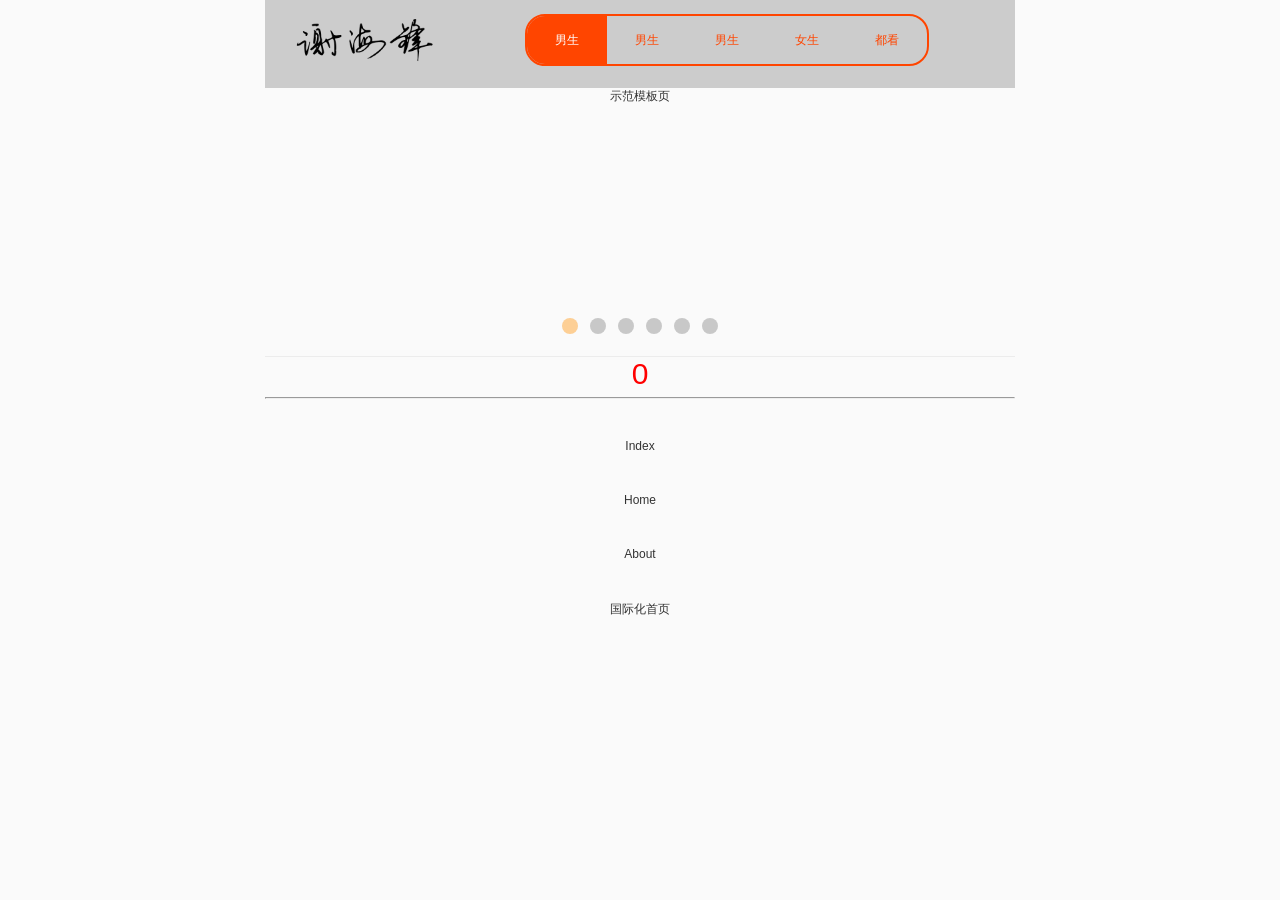
<file: myAppInternationalization/index.html>
<!DOCTYPE html><html lang=en><head><meta charset=utf-8><meta http-equiv=X-UA-Compatible content="IE=edge"><meta name=viewport content="width=device-width,initial-scale=1"><link rel=icon href=favicon.ico><title>myApp</title><link href=css/about.65be77e8.css rel=prefetch><link href=js/about.25f4f6c8.js rel=prefetch><link href=css/app.af0493c1.css rel=preload as=style><link href=css/chunk-vendors.02cd5626.css rel=preload as=style><link href=js/app.5a05e59d.js rel=preload as=script><link href=js/chunk-vendors.929adc8b.js rel=preload as=script><link href=css/chunk-vendors.02cd5626.css rel=stylesheet><link href=css/app.af0493c1.css rel=stylesheet></head><body><noscript><strong>We're sorry but myApp doesn't work properly without JavaScript enabled. Please enable it to continue.</strong></noscript><div id=app></div><script src=js/chunk-vendors.929adc8b.js></script><script src=js/app.5a05e59d.js></script></body></html>
</file>
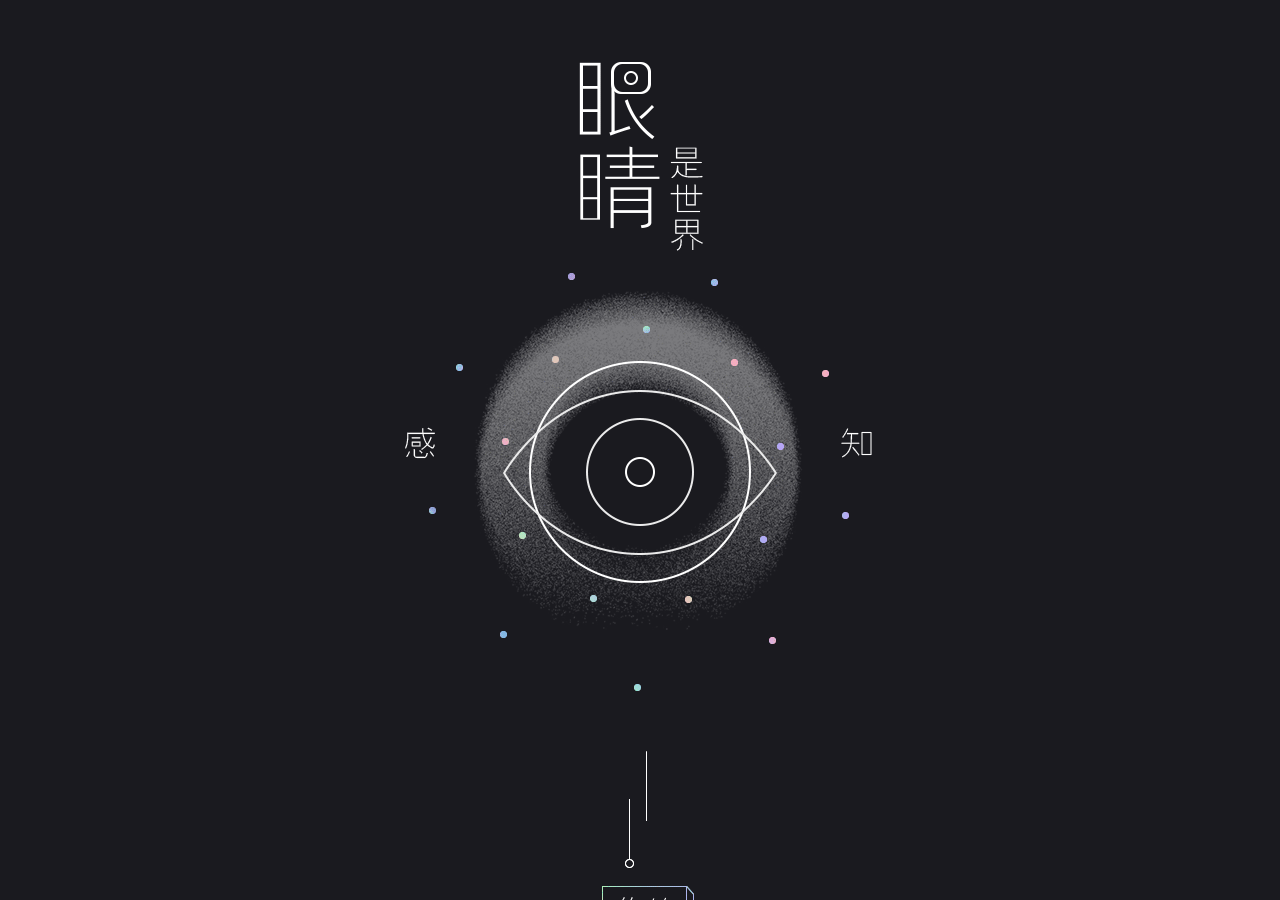
<file: H5/miomi/index.html>
<!DOCTYPE html>
<html>
<head>
    <meta charset="utf-8">
    <meta name="viewport" content="initial-scale=1.0, maximum-scale=1.0, user-scalable=no" />
    <title>miomi品牌发布会邀请函 | 一片美瞳的艺术之旅</title>
    <meta name="Description" content="miomi品牌发布会邀请函 | 一片美瞳的艺术之旅,3月10日和miomi一起拒绝平庸，见证更美花色"/>
    <meta name="author" content="谢海锋wxName saNaigets,wxCount fenggea520"/>
    <link rel="stylesheet" href="css/reset.css" />
    <script src="js/jquery.min.js" type="text/javascript" charset="utf-8"></script>
    <script src="js/touch.js" type="text/javascript" charset="utf-8"></script>
   	<script src="js/rem6.js" type="text/javascript" charset="utf-8"></script>
    <style type="text/css">
    html,body{width:100%;height:100%}body{background:#1a1a1f;max-width:750px;height:100%;overflow:hidden;margin:0 auto}.page{width:100%;height:100%;position:relative;overflow:hidden;margin:0;padding:0}img{display:block;outline:none;max-width:100%;margin:0 auto;padding:0;height:auto;overflow:hidden}.start{width:0.8rem;height:1.8rem;background:transparent;margin:0 auto;position:absolute;top:3.7rem;left:0;right:0}.cover{position:absolute;top:0;left:0;right:0;width:100%;height:100%;z-index:10;background:rgba(0,0,0,0.6)}.step2-font{position:absolute;top:0;left:0;right:0;z-index:1}.step2-ts,.step3-ts,.step4-ts,.step5-ts{position:absolute;top:0;left:0;right:0;z-index:11}.act-ball{width:0.64rem;position:absolute;top:2.55rem;right:0.9rem;z-index:9}.ani-up{-webkit-animation:up 12s linear 0s 1;animation:up 12s linear 0s 1;-webkit-animation-fill-mode:forwards;animation-fill-mode:forwards}@-webkit-keyframes up{from{top:2.55rem;right:0.9rem}to{top:-5.3rem;right:0.55rem}}@keyframes up{from{top:2.55rem;right:0.9rem}to{top:-5.3rem;right:0.55rem}}.next{position:absolute;top:5.2rem;left:0;right:0;margin:0 auto;width:0.755rem;height:0.47rem;background-image:url("img/next.gif");background-size:cover;background-size:100% 100% !important;z-index:8}.step3-font{position:absolute;top:0;left:0;right:0}.step3-boat{position:absolute;top:2.28rem;left:1.24rem;width:0.35rem;height:0.44rem}.ani-boat{-webkit-animation:boat 5s linear 1s 1;animation:boat 5s linear 1s 1;-webkit-animation-fill-mode:forwards;animation-fill-mode:forwards}@-webkit-keyframes boat{from{top:2.28rem;left:1.24rem}to{top:2.8rem;left:1.7rem}}@keyframes boat{from{top:2.28rem;left:1.24rem}to{top:2.8rem;left:1.7rem}}.step4-font{position:absolute;top:0;left:0;right:0;z-index:8}.step4-view{position:absolute;top:50%;left:50%;width:11.25rem;height:18.27rem;margin-left:-5.625rem;margin-top:-9.135rem;background-image:url("./img/3tuteng_3.png");background-size:cover;background-size:100% 100% !important}.step5-font{position:absolute;top:0;left:0;right:0;z-index:8}.step5-jg{position:absolute;top:0;left:-100%;z-index:2}.ani-toRight{-webkit-animation:toRight 2s linear 0s 1;animation:toRight 2s linear 0s 1;-webkit-animation-fill-mode:forwards;animation-fill-mode:forwards}@-webkit-keyframes toRight{from{left:-100%;opacity:0}to{left:0;opacity:1}}@keyframes toRight{from{left:-100%;opacity:0}to{left:0;opacity:1}}.end-ball{position:absolute;top:5.2rem;left:0;right:0;margin:0 auto;width:0.43rem;height:0.25rem;z-index:1}.preload{background-image:url("./img/3tuteng_3.png");background-size:100% 100% !important}.loading{background-image:url("./img/loading.gif");background-size:cover;background-size:100% 100% !important}    	
    </style>
</head>
<body>
	<div class="page loading"></div>
	<h1 style="display: none;">miomi 拒绝平庸·我要更美花色<div class="preload"></div></h1>
	<audio id="audio" loop  src=""></audio>
	<div class="page step1 none">
		<img src="./img/index.gif" />
		<div class="start"></div>
	</div>
	<div class="page step2 none">
		<img src="./img/1secai_1.gif" />
		<img src="./img/1secai_2.png" alt="文字" class="step2-font" />
		<div class="cover step2-hook"></div>
		<img src="./img/1secai_4.png" class="step2-ts step2-hook"  />
		<img src="./img/1secai_3.png" class="act-ball" id="act-ball" />
		<div class="next step2-next-hook"></div>
	</div>
	<div class="page step3 none">
		<img src="./img/2hudu_1.jpg" alt="湖面" />
		<img src="./img/2hudu_2.png" alt="文字" class="step3-font">
		<img src="./img/2hudu_3.png" alt="小船" class="step3-boat" />
		<div class="cover step3-hook"></div>
		<img src="./img/2hudu_4.png" class="step3-ts step3-hook"  />
		<div class="next step3-next-hook"></div>
	</div>
	<div class="page step4 none">
		<div title="视图" class="step4-view" id="step4-view"></div>
		<img src="./img/3tuteng_1.jpg" alt="图腾" />
		<img src="./img/3tuteng_2.png" alt="文字" class="step4-font" id="step4-font">
		
		<div class="cover step4-hook"></div>
		<img src="./img/3tuteng_4.png" class="step4-ts step4-hook"  />
		<div class="next step4-next-hook"></div>
	</div>
	<div class="page step5 none">
		<img src="./img/4jiguang_1.jpg" alt="冰岛" class="step5-jggif" />
		<img src="./img/4jiguang_2.png" alt="文字" class="step5-font">
		<div class="cover step5-hook"></div>
		<img src="./img/4xiantiao_4.png" class="step5-ts step5-hook"  />
		<img src="./img/4jiguang_3.png" alt="极光" class="step5-jg none"/>
		<div class="next step5-next-hook"></div>		
	</div>
	<div class="page step6 none">
		<img src="./img/5shangpinjieshao.gif" alt="商品展示" />
		<div class="next step6-next-hook"></div>
	</div>
	<div class="page stepEnd none">
		<img src="./img/yaoqing_1.gif" alt="邀请函" />
		<img src="./img/yaoqing_xq.gif" alt="星球" class="end-ball" />
	</div>
	<script type="text/javascript">
		$(function(){loadImage("./img/1secai_1.gif",pageok);function pageok(){console.log("pageok");$(".loading").addClass("none");$(".step1").removeClass("none")}function imgok(){console.log("imgok")}$(".start").on("tap",function(){$(".step1").addClass("none");$(".step2").removeClass("none");changeBg("./audio/bg-airball.mp3");window._time=setTimeout('$(".step2-hook").addClass("none")',3000)});$(".step2-hook").on("tap",function(){$(".step2-hook").addClass("none")});touch.on('#act-ball','touchstart',function(ev){ev.preventDefault()});var d1x,d1y;touch.on('#act-ball','drag',function(ev){d1x=d1x||0;d1y=d1y||0;var off1x=d1x+ev.x+"px";var off1y=d1y+ev.y+"px";this.style.webkitTransform="translate3d("+off1x+","+off1y+",0)"});touch.on('#act-ball','dragend',function(ev){d1x+=ev.x;d1y+=ev.y;window._time=setTimeout(function(){$(".act-ball").addClass("ani-up")},500)});$(".step2-next-hook").on("tap",function(){changeBg("./audio/bg-wave.mp3");$(".step2").addClass("none");$(".step3").removeClass("none")});touch.on('.step3-hook','touchstart',function(ev){$(".step3-hook").addClass("none");ev.preventDefault()});window.boatMove=false;touch.on(".step3-boat","swipe",fn);function fn(event){if($(".step3-hook").css("display")=="block"){return}else{if(window.boatMove){return}if(event.x>0&&event.y>0){window.boatMove=true;$(".step3-boat").addClass("ani-boat")}}loadImage("./img/3tuteng_3.png",imgok)}$(".step3-next-hook").on("tap",function(){changeBg("./audio/bg-honor.mp3");$(".step3").addClass("none");$(".step4").removeClass("none")});touch.on('.step4-hook','touchstart',function(ev){loadImage("./img/4jiguang_1gif.gif",imgok);$('.step4-hook').addClass("none");ev.preventDefault()});touch.on('#step4-font','touchstart',function(ev){ev.preventDefault()});var step4View=document.getElementById("step4-font");var dx,dy;touch.on('#step4-font','drag',function(ev){dx=dx||0;dy=dy||0;var offx=dx+ev.x+"px";var offy=dy+ev.y+"px";var distx=dx+ev.x;var disty=dy+ev.y;if(distx>150||distx<-150){return}if(disty>150||disty<-150){return}$('#step4-view').get(0).style.webkitTransform="translate3d("+offx+","+offy+",0)";});touch.on('#step4-font','dragend',function(ev){dx+=ev.x;dy+=ev.y;});$(".step4-next-hook").on("tap",function(){changeBg("./audio/bg-iceload.mp3");$(".step4").addClass("none");$(".step5").removeClass("none")});var w=205;var tw=$(".step5").get(0).offsetWidth;var lf=document.getElementsByClassName("step5-hook")[1].offsetLeft;var rt=tw-w-lf;touch.on('.step5-hook','touchstart',function(ev){ev.preventDefault()});touch.on(".step5-hook",'swiperight',function(ev){$(".step5-jggif").attr("src","./img/4jiguang_1gif.gif");$(".step5-hook").addClass("none");$(".step5-jg").removeClass("none")});$(".step5-next-hook").on("tap",function(){if(audio.paused){return}else{audio.pause()}$(".step5").addClass("none");$(".step6").removeClass("none")});$(".step6-next-hook").on("tap",function(){$(".step6").addClass("none");$(".stepEnd").removeClass("none")});audio.volume=0.2;function changeBg(val){console.log(audio.paused);if(audio.paused){audio.src=val;audio.play()}else{audio.pause();audio.src=val;audio.play()}}function loadImage(url,callback){var img=new Image();img.src=url;if(img.complete){callback.call(img);return;}img.onload=function(){callback.call(img);}}});
	</script>
</body>
</html>
</file>
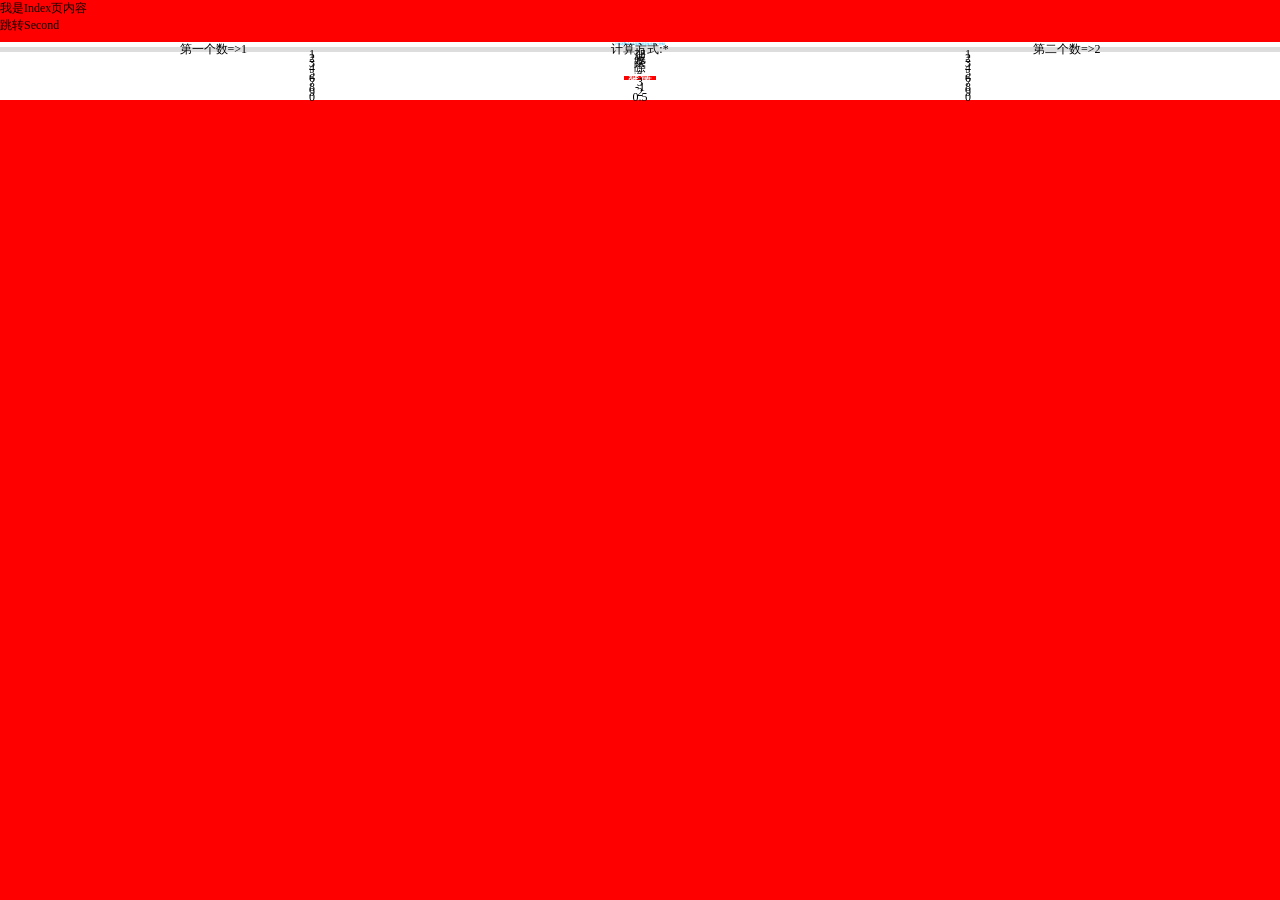
<file: reactProject/xhfReduxDemo/index.html>
<!DOCTYPE html>
<html lang="en">
<head>
    <meta charset="UTF-8">
    <title>XHF-react--redux-webpack-demo</title>
    <meta name="viewport" content="width=device-width,initial-scale=1,minimum-scale=1,maximum-scale=1,user-scalable=no,minimal-ui" />
	<script src="https://static.cdn.icaibei.net/static/common/js/rem6.js" charset="utf-8"></script>
	<link rel="stylesheet" href="dist/main.css">
    <!--<script src="src/react.min.js"></script>-->
    <!--[if lt IE 9]>
    <script>
        (function(){
            var ef = function(){};
            window.console = window.console || {log:ef,warn:ef,error:ef,dir:ef};
        }());
    </script>
    <script src="//cdnjs.cloudflare.com/ajax/libs/html5shiv/3.7.2/html5shiv.min.js"></script>
    <script src="//cdnjs.cloudflare.com/ajax/libs/html5shiv/3.7.2/html5shiv-printshiv.min.js"></script>
    <script src="//cdnjs.cloudflare.com/ajax/libs/es5-shim/3.4.0/es5-shim.js"></script>
    <script src="//cdnjs.cloudflare.com/ajax/libs/es5-shim/3.4.0/es5-sham.js"></script>
    <![endif]-->
</head>
<body>
    <div id="app"></div>	
    <script type="text/javascript" src="dist/vendor.js"></script>
    <script type="text/javascript" src="dist/reduxBundle.js"></script>
</body>
</html>
</file>
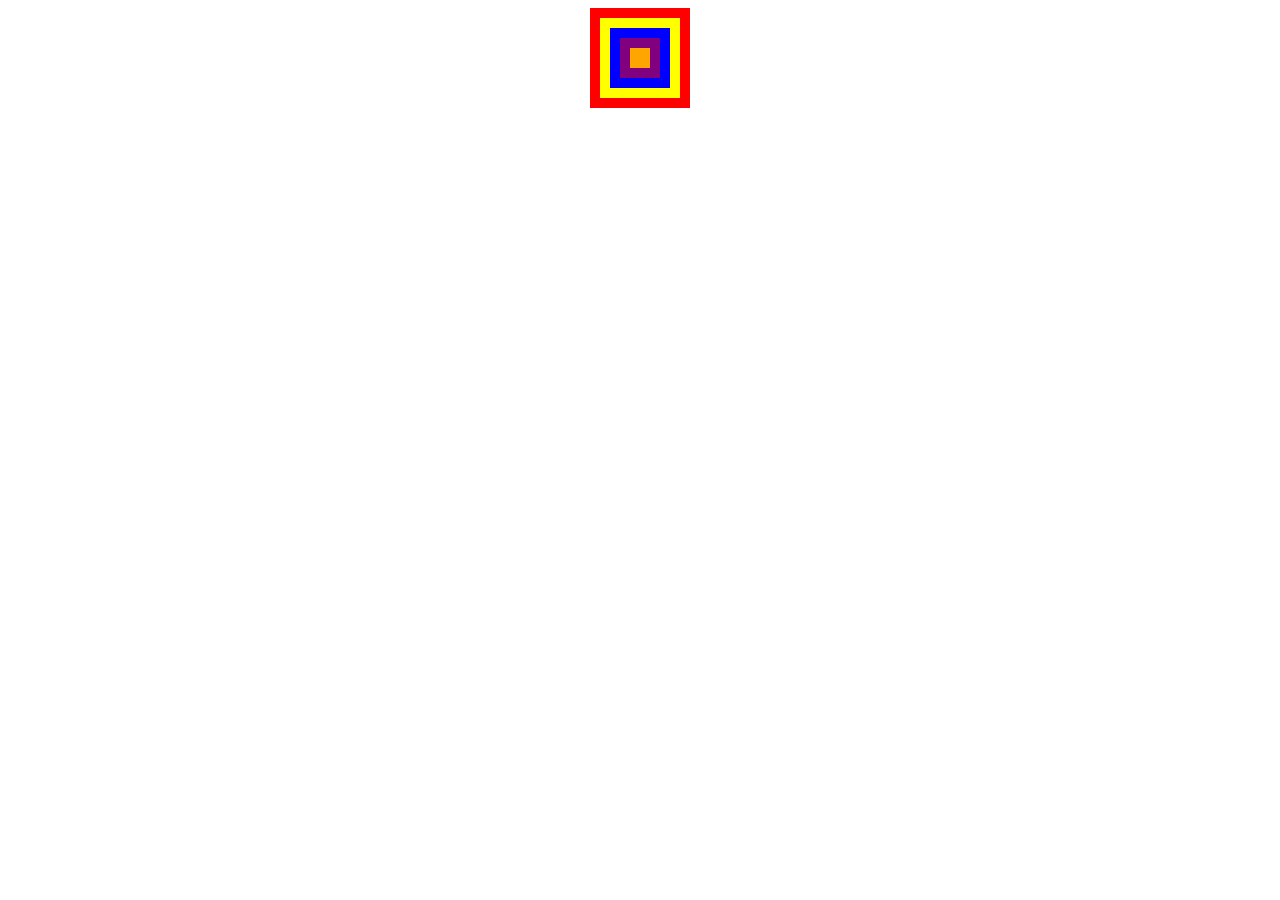
<file: H5/center.html>
<!DOCTYPE html>
<html>
	<head>
		<meta charset="UTF-8">
		<title>简单展示常用居中几种情况</title>
	</head>
	<body>
		<!--css3居中--父子高度都不需要知道-->
<div style="position: relative;height: 100px;width: 100px;overflow:hidden;background: red;margin: 0 auto;color: #333;">
    <!--定位居中--需要知道子高度-->
    <div style="background: yellow;width: 80px;height: 80px;overflow:hidden;position: relative;margin: 0 auto;transform: translateY(-50%);top: 50%;">
        <!--flex盒模型居中--不需要知道高度-->
        <div style="width: 60px;height: 60px;overflow:hidden;background:blue;margin: 0 auto;margin-top:-30px;top: 50%;position: absolute;left:0;right:0;display: flex;flex-direction: column;justify-content: center;align-items: center;">
            <!--css伪类居中-->
            <style >
                .aaa:after{
                    content:"center";
                    display: inline-block;
                    width:0;
                    height:100%;
                    vertical-align:middle;
                    overflow:hidden;
                }
            </style >
            <div style="width: 40px;height: 40px;position:relative;text-align:center;font-size:0;overflow:hidden;background:purple;" class="aaa">
                <div style="display: inline-block;width: 20px;height: 20px;vertical-align: middle;background: orange;"></div>
            </div>
        </div>
    </div>
</div>
	</body>
</html>
</file>
<file: reactProject/xhfReduxDemo/dist/main.css>
/*
* @Author: xhf
* @Date:   2017-07-14 09:00
* @Last Modified by:   xhf
* @Last Modified time: 2017-07-14 22:00
*/
.bgColor {
  background: green;
  color: yellow; }
body,div,dl,dt,dd,del,ul,ol,li,h1,h2,h3,h4,h5,h6,pre,form,fieldset,input,textarea,p,blockquote,th,td,menu{margin:0;padding:0}table{border-collapse:collapse;border-spacing:0}fieldset,img{border:0}address,caption,cite,code,dfn,em,strong,th,var{font-style:normal;font-weight:normal}ol,ul{list-style:none}caption,th{text-align:left}h1,h2,h3,h4,h5,h6{font-size:100%;font-weight:normal}q:before,q:after{content:''}abbr,acronym{border:0}article,aside,canvas,details,figcaption,figure,footer,header,hgroup,menu,nav,section,summary{display:block}body,ol,ul,h1,h2,h3,h4,h5,h6,p,th,td,dl,dd,form,fieldset,legend,input,textarea,select{margin:0;padding:0}body{font:12px "\5FAE\8F6F\96C5\9ED1";background:#fff;color:#6c6c6c}li,ul,ol{list-style:none outside none}address,caption,cite,code,dfn,th,var{font-style:normal;font-weight:normal}fieldset,img{border:0;display:block}em{font-style:normal}p{white-space:normal;word-break:break-all;word-wrap:break-word}a{text-decoration:none;outline:0}table{border-collapse:collapse;border-spacing:0}.bold{font-weight:bold}.left{float:left}.right{float:right}.mid{margin:0 auto}.clr{clear:both;height:0;overflow:hidden}.clear:after{content:"";display:block;clear:both}.ind{text-indent:2em}.noborder{border:0}.margin0{margin:0}.none{display:none !important;}.block{display:block}i{font-style:normal}body{background-color:#fff}

body,div,dl,dt,dd,del,ul,ol,li,h1,h2,h3,h4,h5,h6,pre,form,fieldset,input,textarea,p,blockquote,th,td,menu{margin:0;padding:0}table{border-collapse:collapse;border-spacing:0}fieldset,img{border:0}address,caption,cite,code,dfn,em,strong,th,var{font-style:normal;font-weight:normal}ol,ul{list-style:none}caption,th{text-align:left}h1,h2,h3,h4,h5,h6{font-size:100%;font-weight:normal}q:before,q:after{content:''}abbr,acronym{border:0}article,aside,canvas,details,figcaption,figure,footer,header,hgroup,menu,nav,section,summary{display:block}body,ol,ul,h1,h2,h3,h4,h5,h6,p,th,td,dl,dd,form,fieldset,legend,input,textarea,select{margin:0;padding:0}body{font:12px "\5FAE\8F6F\96C5\9ED1";background:#fff;color:#6c6c6c;overflow-x:hidden;width:100%;width:100vw}li,ul,ol{list-style:none outside none}address,caption,cite,code,dfn,th,var{font-style:normal;font-weight:normal}fieldset,img{border:0;display:block}em{font-style:normal}p{white-space:normal;word-break:break-all;word-wrap:break-word}a{text-decoration:none;outline:0}table{border-collapse:collapse;border-spacing:0}.bold{font-weight:bold!important}.left{float:left!important}.right{float:right!important}.mid{margin:0 auto}.clr{clear:both;height:0;overflow:hidden}.clear:after{content:"";display:block;clear:both}.ind{text-indent:2em}.noborder{border:0!important}.padding0{padding:0!important}.margin0{margin:0!important}.none{display:none !important}.block{display:block}body{background-color:#f2f2f2}a,img,button,input,textarea,div{-webkit-tap-highlight-color:rgba(255,255,255,0);}.before-1{content:"";position:absolute;top:0;width:100%;border-bottom:1px solid #E6E6E6;transform:scaleY(0.5)}.after-1{content:"";position:absolute;bottom:0;width:100%;border-bottom:1px solid #E6E6E6;transform:scaleY(0.5)}i{font-style:normal !important;}.red{color: #F3575B !important;}.green{color: #64C67A !important;}
</file>
